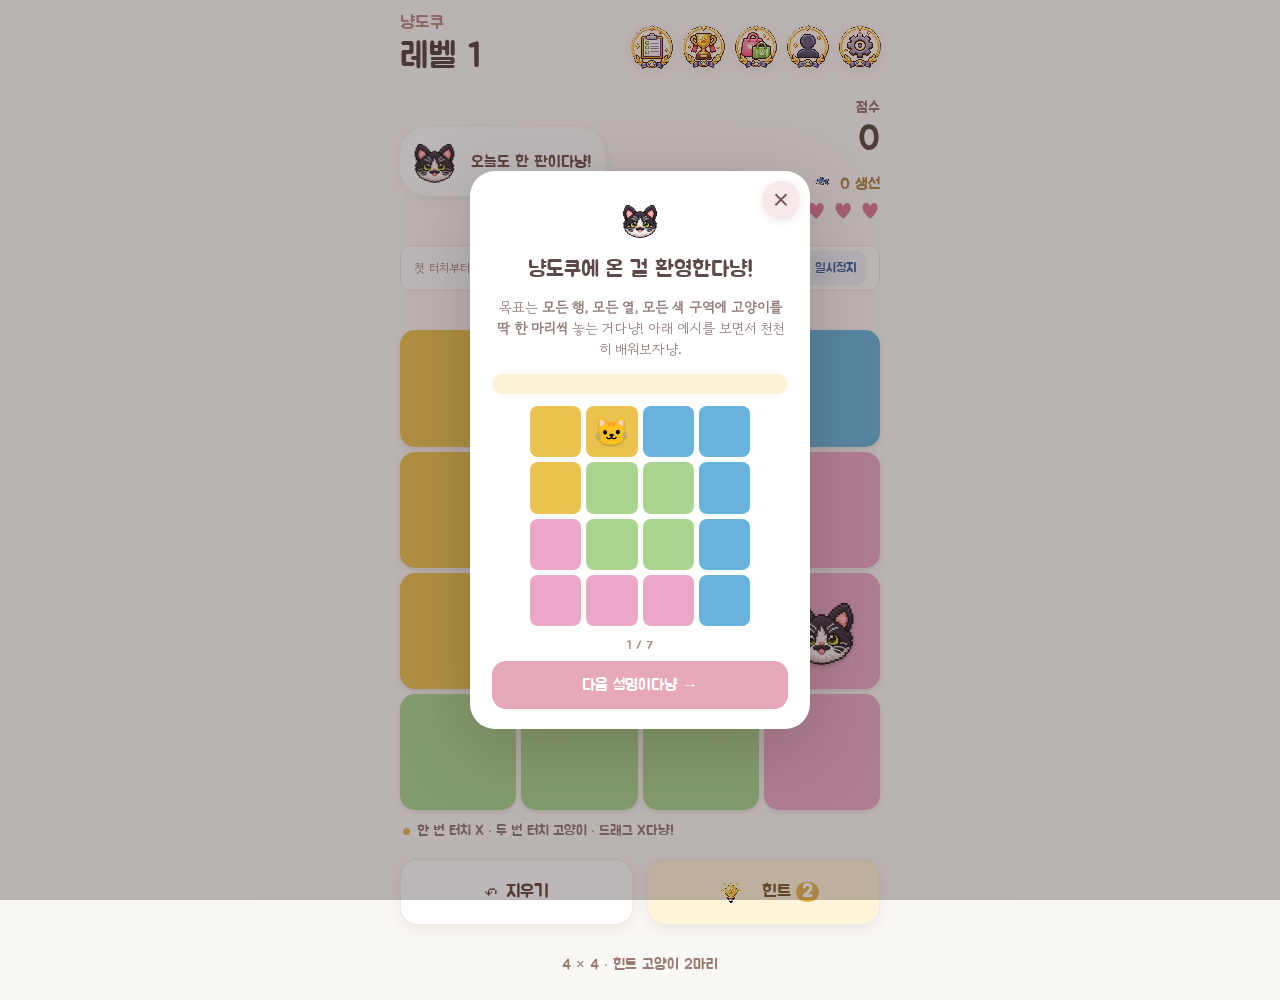
<file: app/src/main/assets/index.html>
<!doctype html>
<html lang="ko">
<head>
  <meta charset="utf-8"><meta name="viewport" content="width=device-width,initial-scale=1,maximum-scale=1,user-scalable=no,viewport-fit=cover">
  <meta name="theme-color" content="#faf6f1"><title>냥도쿠</title><link rel="stylesheet" href="style.css">
</head>
<body>
  <div id="studioSplash" class="studio-splash" aria-label="Jogic 게임 스튜디오 시작 화면"><div class="studio-wordmark" aria-hidden="true">Jogic</div></div>
  <main class="app">
    <header class="topbar">
      
      <div class="heading"><div class="eyebrow">냥도쿠</div><h1 id="screenHeading">레벨 1</h1></div>
      <button class="round mission-launch" id="missionBtn" aria-label="미션과 출석"><img class="ui-icon" src="Mission.png" alt=""></button>
      <button class="round daily-launch" id="dailyBtn" aria-label="데일리 챌린지"><img class="ui-icon" src="DailyChallenge.png" alt=""></button>
      <button class="round shop-launch" id="shopBtn" aria-label="상점"><img class="ui-icon" src="shop.png" alt=""></button>
      <button class="round profile-launch" id="profileBtn" aria-label="내 프로필"><img class="ui-icon" src="Profile.png" alt=""></button>
      <button class="round settings" id="settingsBtn" aria-label="설정"><img class="ui-icon" src="setting.png" alt=""></button>
    </header>
    <section class="progress"><div class="cat-chip"><img src="1_1.png" alt="냥도쿠 고양이"><span id="mood">오늘도 한 판이다냥!</span></div><div class="score"><span>점수</span><b id="score">0</b><span class="coin-count"><img class="fish-icon" src="Fish.png" alt=""> <b id="coins">0</b> 생선</span><div class="hearts" id="hearts" aria-label="실수 기회 3회">♥ ♥ ♥</div></div></section>
    
    <div class="run-timer" id="runTimer" aria-live="off"><span id="runTimerState">첫 터치부터 기록</span><strong id="runTimerValue">00:00</strong><button type="button" id="pauseBtn" class="pause-button" aria-label="게임 일시정지">Ⅱ 일시정지</button></div><div class="mode-switch"><button type="button" id="switchModeBtn">일반 레벨로 돌아가기</button></div>
    <section class="game-area">
      <div class="board-wrap"><div id="board" class="board" role="grid" aria-label="냥도쿠 퍼즐"></div></div>
      <div class="caption"><span class="dot"></span><span id="caption">빈칸은 한 번, 고양이는 빠르게 두 번 눌러 표시해</span></div>
    </section>
    <section class="actions">
      <button class="action" id="undoBtn"><span>↶</span><small>지우기</small></button>
      <button class="action hint" id="hintBtn"><span><img class="ui-icon" src="Hint.png" alt=""></span><small>힌트 <b id="hints">2</b></small></button>
      
    </section>
    <footer><span id="levelInfo">4 × 4 · 고양이 4마리</span></footer>
    <div class="gacha-cinematic hidden" id="gachaCinematic" role="dialog" aria-modal="true" aria-label="고양이 뽑기 결과">
      <div class="gacha-cinematic-glow"></div><div class="gacha-cinematic-sparks" aria-hidden="true"></div><div class="gacha-cinematic-flash" aria-hidden="true"></div>
      <div class="gacha-cinematic-content">
        <p id="gachaStageText" class="gacha-stage-text">새로운 냥이를 부르는 중...</p>
        <div class="gacha-capsule" id="gachaCapsule"><span>🐾</span></div>
        <div class="gacha-prize hidden" id="gachaPrize">
          <div class="gacha-prize-burst">✦ ✧ ✦</div>
          <img id="gachaPrizeImage" src="1_1.png" alt="뽑은 고양이">
          <div class="gacha-prize-rarity" id="gachaPrizeRarity"></div>
          <h2 id="gachaPrizeName"></h2>
          <p id="gachaPrizeMessage"></p>
        </div>
        <button type="button" class="gacha-cinematic-button" id="gachaCinematicButton">건너뛰기</button>
      </div>
    </div>
    <div class="modal hidden" id="settingsModal"><div class="dialog settings-dialog"><button type="button" class="modal-close" id="settingsClose" aria-label="설정 닫기">×</button><h2>⚙ 환경설정</h2><p class="settings-subtitle">플레이 스타일을 내 마음대로</p>
      <div class="settings-section">사운드 및 피드백</div>
      <label class="settings-row"><span>🔊 <b>효과음</b><small>X, 고양이, 클리어 소리</small></span><input type="checkbox" id="settingSound" checked></label>
      <label class="settings-volume"><span>효과음 크기</span><input type="range" id="settingVolume" min="0" max="100" step="5" value="65"><output id="settingVolumeValue">65%</output></label>
      <label class="settings-row"><span>📳 <b>진동</b><small>정답 배치 및 실수 피드백</small></span><input type="checkbox" id="settingVibration" checked></label>
      <label class="settings-row"><span>✨ <b>애니메이션</b><small>고양이, X, 클리어 연출</small></span><input type="checkbox" id="settingAnimation" checked></label>
      <div class="settings-section">게임 플레이</div>
      <label class="settings-row"><span>⏱ <b>타이머 표시</b><small>기록 측정은 계속 유지돼</small></span><input type="checkbox" id="settingTimer" checked></label>
      <label class="settings-row"><span>❗ <b>실수 즉시 알림</b><small>틀린 고양이 표시 및 안내</small></span><input type="checkbox" id="settingErrors" checked></label>
      <label class="settings-row"><span>🎨 <b>색약 친화 모드</b><small>색 구역에 숫자 기호 추가</small></span><input type="checkbox" id="settingAccessible"></label>
      <label class="settings-row"><span>🌙 <b>다크 모드</b><small>어두운 화면으로 변경</small></span><input type="checkbox" id="settingDark"></label>
      <div class="settings-section">게임 정보</div>
      <button type="button" id="settingsRules" class="settings-link">📖 게임 규칙 다시 보기 <span>›</span></button>
      <div class="settings-version">냥도쿠 v1.1.0 · 설정은 이 기기에 자동 저장</div>
    </div></div>
    <div class="modal hidden" id="pauseModal"><div class="dialog pause-dialog"><div class="pause-symbol">Ⅱ</div><h2>일시정지</h2><p>타이머와 퍼즐을 잠시 멈췄어.</p><strong id="pauseElapsed">00:00</strong><button type="button" id="resumeBtn">▶ 계속 플레이</button><button type="button" id="pauseSwitchBtn" class="pause-secondary">일반 레벨로 돌아가기</button></div></div>
    <div class="modal hidden" id="profileModal"><div class="dialog profile-dialog"><button type="button" class="modal-close" id="profileClose" aria-label="프로필 닫기">×</button><div class="profile-avatar"><img id="profileCatAvatar" src="1_1.png" alt="장착한 고양이"></div><h2>내 냥도쿠 기록</h2><p class="profile-subtitle">나만의 퍼즐 성장 기록</p><div id="profileStats" class="profile-stats"></div><div class="play-games-panel"><p id="playGamesStatus">Google Play 게임즈 연결 확인 중</p><div class="play-games-buttons"><button type="button" id="cloudSyncBtn">Google Play에 동기화</button><button type="button" id="leaderboardBtn">랭킹 보기</button></div></div><h3>퍼즐 크기별 최고 기록</h3><div id="profileRecords" class="profile-records"></div><p class="profile-note">시간제한 없음 · 힌트 사용 기록은 별도 집계 · 기록은 Google Play에 동기화할 수 있어</p></div></div>
    <div class="modal hidden" id="missionModal"><div class="dialog mission-dialog"><button type="button" class="modal-close" id="missionCloseX" aria-label="미션 닫기">×</button><h2>냥냥 미션</h2><p id="attendanceStatus">출석 확인 중이다냥!</p><button id="attendanceClaim">오늘의 출석 보상 받기</button><p id="missionStreak"></p><div class="mission-tabs"><button id="dailyMissionTab" class="active">일일 미션</button><button id="weeklyMissionTab">주간 미션</button></div><div id="missionList"></div></div></div>
    <div class="modal hidden" id="shopModal">
      <div class="dialog shop-dialog shop-v2">
        <header class="shop-head">
          <div><span class="shop-eyebrow">NYANGDOKU COLLECTION</span><h2>냥도쿠 상점</h2></div>
          <button type="button" class="modal-close" id="shopCloseX" aria-label="상점 닫기">×</button>
        </header>
        <div class="shop-wallet"><span>내 보유 생선</span><strong><img class="fish-icon" src="Fish.png" alt=""> <b id="shopCoins">0</b></strong></div>
        <nav class="shop-tabs" aria-label="상점 카테고리">
          <button type="button" class="active" id="shopTabCats" aria-selected="true">고양이</button>
          <button type="button" id="shopTabDex" aria-selected="false">도감</button>
          <button type="button" id="shopTabExtras" aria-selected="false">기타</button>
        </nav>
        <div class="shop-scroll">
          <section id="shopPanelCats" class="shop-panel">
            <div class="gacha-panel">
              <div class="gacha-title">🐾 냥이 랜덤 뽑기</div>
              <p class="gacha-desc">새로운 냥이를 만나보자! 보유 중인 냥이는 중복 보상으로 바뀌어.</p>
              <div id="gachaRates" class="gacha-rates"></div>
              <button type="button" id="gachaPullBtn" class="gacha-pull"><img class="fish-icon" src="Fish.png" alt=""> 200생선 · 1회 뽑기</button>
              <p class="gacha-footnote">중복 고양이는 40생선을 돌려받아. 기본 냥이는 뽑기에서 제외돼.</p>
              <div id="gachaResult" class="gacha-result hidden" aria-live="polite"></div>
            </div>
</section>
          <section id="shopPanelDex" class="shop-panel hidden">
            <div class="dex-overview"><h3>냥이 도감</h3><p>모은 냥이들을 등급별로 확인해 봐!</p><div class="dex-total" id="dexTotal"></div></div>
            <div class="dex-filters" id="dexFilters" role="group" aria-label="도감 등급 선택"></div>
            <div class="dex-section-heading" id="dexSectionHeading"></div>
            <div class="dex-grid" id="dexGrid"></div>
            <p class="dex-help">미획득 스킨은 실루엣으로 표시돼. 뽑기로 모아보자!</p>
          </section>
          <section id="shopPanelExtras" class="shop-panel hidden"><h3>편의 기능</h3><p class="shop-section-description">광고 및 구매 관리는 이곳에서 할 수 있어.</p><button id="rewardHintBtn">광고 보고 힌트 +2</button><button id="purchaseAdsBtn">광고 제거 영구 구매 · ₩3,900</button><button id="restoreAdsBtn">구매 복원</button><p class="shop-footnote">광고 제거 구매 시 한 판에 한 번 무료 힌트 2개를 받을 수 있어.</p></section>
        </div>
        <div class="shop-bottom"><button id="closeShopBtn">상점 닫기</button></div>
      </div>
    </div>
        <div class="toast" id="toast" role="status"></div>
    <div class="modal hidden" id="modal"><div class="dialog"><button type="button" class="modal-close" id="gameCloseX" aria-label="창 닫기">×</button><img id="gameModalCat" src="1_1.png" alt=""><h2 id="modalTitle">참 잘했다냥!</h2><p id="modalText"></p><p id="recordResult" class="record-result hidden"></p><div id="tutorialDemo" class="tutorial-demo hidden"></div><div id="tutorialCounter" class="tutorial-counter hidden"></div><button id="modalButton">계속하기</button></div></div>
  </main>
  <section class="daily-screen hidden" id="dailyScreen" aria-label="데일리 챌린지">
    <div class="daily-hero">
      <header class="daily-header"><button class="daily-icon" id="dailyBack" aria-label="게임으로 돌아가기">‹</button><h2>데일리 챌린지</h2><button class="daily-icon" id="dailyInfo" aria-label="챌린지 안내">ⓘ</button><button class="daily-icon cup-small" id="monthlyTrophyBtn" aria-label="월간 트로피 안내"><svg viewBox="0 0 48 48" aria-hidden="true"><path d="M14 7h20v9c0 8-4 13-10 14-6-1-10-6-10-14V7Zm0 4H6v5c0 7 4 11 11 12m17-17h8v5c0 7-4 11-11 12M24 30v7m-8 4h16m-20 0h24"/></svg></button></header>
      <div class="daily-summary">
        <div class="daily-month"><div id="dailyYear">2026</div><div class="month-line"><button id="prevMonth" aria-label="이전 달">‹</button><strong id="dailyMonthTitle">11월</strong><button id="nextMonth" aria-label="다음 달">›</button></div><div class="month-count"><span class="medal-icon" aria-hidden="true">★</span><span id="monthlyCount">0/30</span></div></div>
        <div class="trophy-display" aria-label="월간 트로피"><img class="trophy-image" src="Trophy.png" alt="월간 트로피"></div>
      </div>
      <div class="trophy-progress"><div class="progress-line"><div class="progress-fill" id="trophyFill"></div></div><div class="milestone bronze"><span><svg viewBox="0 0 48 48" aria-hidden="true"><path d="M13 7h22v9c0 9-5 15-11 15S13 25 13 16V7ZM13 11H6v5c0 7 4 11 12 12m17-17h7v5c0 7-4 11-12 12M24 31v7m-9 3h18M12 41h24"/></svg></span><b>10</b></div><div class="milestone silver"><span><svg viewBox="0 0 48 48" aria-hidden="true"><path d="M13 7h22v9c0 9-5 15-11 15S13 25 13 16V7ZM13 11H6v5c0 7 4 11 12 12m17-17h7v5c0 7-4 11-12 12M24 31v7m-9 3h18M12 41h24"/></svg></span><b>20</b></div><div class="milestone gold"><span><svg viewBox="0 0 48 48" aria-hidden="true"><path d="M13 7h22v9c0 9-5 15-11 15S13 25 13 16V7ZM13 11H6v5c0 7 4 11 12 12m17-17h7v5c0 7-4 11-12 12M24 31v7m-9 3h18M12 41h24"/></svg></span><b>30</b></div></div>
    </div>
    <div class="daily-calendar-wrap">
      <div class="weekdays"><span>일</span><span>월</span><span>화</span><span>수</span><span>목</span><span>금</span><span>토</span></div>
      <div class="calendar-grid" id="calendarGrid"></div>
      <div class="daily-start-panel"><div id="dailySelectedLabel">11/14/26</div><div class="daily-difficulty" id="dailyDifficulty">오늘의 난이도 · 새싹</div><button id="dailyContinue">계속하기</button></div>
    </div>
    <div class="daily-info-toast" id="dailyInfoToast"></div>
  </section>
  <script src="game.js"></script>
</body>
</html>
</file>
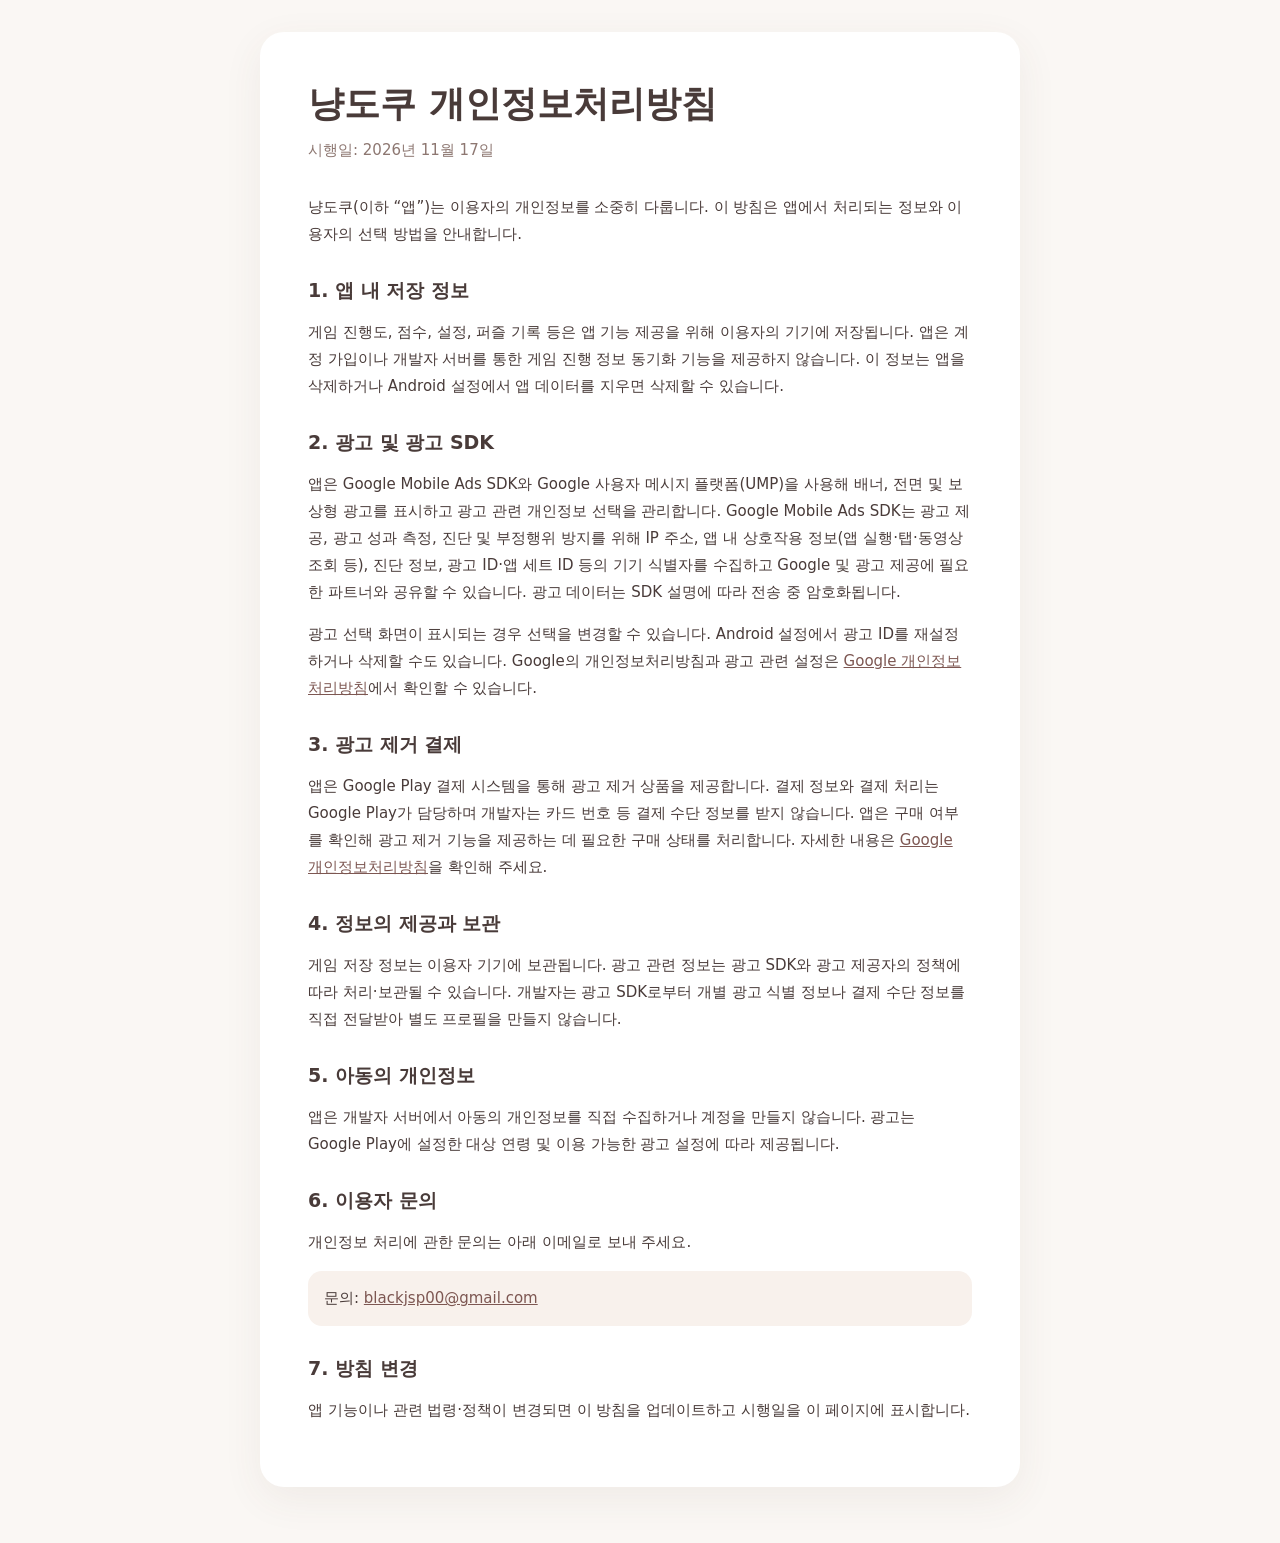
<file: docs/privacy-policy.html>
<!doctype html>
<html lang="ko">
<head>
  <meta charset="utf-8">
  <meta name="viewport" content="width=device-width, initial-scale=1">
  <meta name="color-scheme" content="light">
  <title>냥도쿠 개인정보처리방침</title>
  <style>
    :root{font-family:system-ui,-apple-system,"Noto Sans KR",sans-serif;color:#493b39;background:#faf7f4}
    *{box-sizing:border-box}
    body{margin:0;padding:32px 18px 56px}
    main{max-width:760px;margin:0 auto;background:#fff;border-radius:24px;padding:clamp(24px,6vw,48px);box-shadow:0 12px 40px #64483b12}
    h1{font-size:clamp(26px,6vw,36px);margin:0 0 8px}
    .date{color:#8d7771;margin:0 0 30px}
    h2{font-size:19px;margin:30px 0 10px}
    p,li{font-size:15px;line-height:1.8}
    a{color:#7d5752;overflow-wrap:anywhere}
    .note{padding:14px 16px;background:#f8f1ec;border-radius:14px}
  </style>
</head>
<body>
<main>
  <h1>냥도쿠 개인정보처리방침</h1>
  <p class="date">시행일: 2026년 11월 17일</p>
  <p>냥도쿠(이하 “앱”)는 이용자의 개인정보를 소중히 다룹니다. 이 방침은 앱에서 처리되는 정보와 이용자의 선택 방법을 안내합니다.</p>

  <h2>1. 앱 내 저장 정보</h2>
  <p>게임 진행도, 점수, 설정, 퍼즐 기록 등은 앱 기능 제공을 위해 이용자의 기기에 저장됩니다. 앱은 계정 가입이나 개발자 서버를 통한 게임 진행 정보 동기화 기능을 제공하지 않습니다. 이 정보는 앱을 삭제하거나 Android 설정에서 앱 데이터를 지우면 삭제할 수 있습니다.</p>

  <h2>2. 광고 및 광고 SDK</h2>
  <p>앱은 Google Mobile Ads SDK와 Google 사용자 메시지 플랫폼(UMP)을 사용해 배너, 전면 및 보상형 광고를 표시하고 광고 관련 개인정보 선택을 관리합니다. Google Mobile Ads SDK는 광고 제공, 광고 성과 측정, 진단 및 부정행위 방지를 위해 IP 주소, 앱 내 상호작용 정보(앱 실행·탭·동영상 조회 등), 진단 정보, 광고 ID·앱 세트 ID 등의 기기 식별자를 수집하고 Google 및 광고 제공에 필요한 파트너와 공유할 수 있습니다. 광고 데이터는 SDK 설명에 따라 전송 중 암호화됩니다.</p>
  <p>광고 선택 화면이 표시되는 경우 선택을 변경할 수 있습니다. Android 설정에서 광고 ID를 재설정하거나 삭제할 수도 있습니다. Google의 개인정보처리방침과 광고 관련 설정은 <a href="https://policies.google.com/privacy">Google 개인정보처리방침</a>에서 확인할 수 있습니다.</p>

  <h2>3. 광고 제거 결제</h2>
  <p>앱은 Google Play 결제 시스템을 통해 광고 제거 상품을 제공합니다. 결제 정보와 결제 처리는 Google Play가 담당하며 개발자는 카드 번호 등 결제 수단 정보를 받지 않습니다. 앱은 구매 여부를 확인해 광고 제거 기능을 제공하는 데 필요한 구매 상태를 처리합니다. 자세한 내용은 <a href="https://policies.google.com/privacy">Google 개인정보처리방침</a>을 확인해 주세요.</p>

  <h2>4. 정보의 제공과 보관</h2>
  <p>게임 저장 정보는 이용자 기기에 보관됩니다. 광고 관련 정보는 광고 SDK와 광고 제공자의 정책에 따라 처리·보관될 수 있습니다. 개발자는 광고 SDK로부터 개별 광고 식별 정보나 결제 수단 정보를 직접 전달받아 별도 프로필을 만들지 않습니다.</p>

  <h2>5. 아동의 개인정보</h2>
  <p>앱은 개발자 서버에서 아동의 개인정보를 직접 수집하거나 계정을 만들지 않습니다. 광고는 Google Play에 설정한 대상 연령 및 이용 가능한 광고 설정에 따라 제공됩니다.</p>

  <h2>6. 이용자 문의</h2>
  <p>개인정보 처리에 관한 문의는 아래 이메일로 보내 주세요.</p>
  <p class="note">문의: <a href="mailto:blackjsp00@gmail.com">blackjsp00@gmail.com</a></p>

  <h2>7. 방침 변경</h2>
  <p>앱 기능이나 관련 법령·정책이 변경되면 이 방침을 업데이트하고 시행일을 이 페이지에 표시합니다.</p>
</main>
</body>
</html>
</file>
<file: app/src/main/assets/style.css>
@import url('https://fonts.googleapis.com/css2?family=Gowun+Dodum&family=Jua&display=swap');
:root{--bg:#faf6f1;--ink:#5d4947;--muted:#9b7773;--paper:#fff;--line:#eee4dc;--accent:#e9a8bd;--shadow:0 8px 25px #72544a15;--safe-top:env(safe-area-inset-top,0px);--safe-bottom:env(safe-area-inset-bottom,0px)}
*{box-sizing:border-box;-webkit-tap-highlight-color:transparent}body{margin:0;background:var(--bg);color:var(--ink);font-family:'Gowun Dodum',system-ui,sans-serif;min-height:100dvh;user-select:none}.app{width:min(100%,520px);min-height:100dvh;margin:auto;padding:calc(12px + var(--safe-top)) 20px calc(16px + var(--safe-bottom));display:flex;flex-direction:column;gap:16px}.topbar{display:grid;grid-template-columns:48px 1fr 48px;align-items:center}.round{width:46px;height:46px;border:0;border-radius:50%;background:#fff;color:var(--muted);box-shadow:var(--shadow);font-size:29px;line-height:1}.back{font-family:Arial;font-weight:300}.settings{font-size:21px}.heading{text-align:center}.eyebrow{font:14px Jua,sans-serif;color:#bd8d89;letter-spacing:.13em}h1{font:25px Jua,sans-serif;margin:0}.progress{display:flex;justify-content:space-between;align-items:center;min-height:51px}.cat-chip{background:#fff;border-radius:30px;padding:5px 13px 5px 7px;display:flex;align-items:center;gap:8px;color:#936e6d;font-size:13px}.cat-chip img{width:36px;height:36px;object-fit:contain;border-radius:50%}.score{text-align:right;color:#a27c76;font-size:12px}.score b{display:block;font:21px Jua,sans-serif;color:var(--ink)}.hearts{font:13px Jua,sans-serif;letter-spacing:1px;color:#df7886;white-space:nowrap}.rules{display:grid;grid-template-columns:repeat(4,1fr);gap:6px;padding:10px 8px;background:#fff;border-radius:17px;box-shadow:var(--shadow)}.rules div{display:flex;align-items:center;justify-content:center;gap:5px;min-width:0}.rules b{width:19px;height:19px;flex:none;border-radius:7px;background:#f4e2d8;color:#b67c72;text-align:center;line-height:19px;font:12px Jua,sans-serif}.rules span{font-size:9px;line-height:1.2;color:#826b67}.game-area{flex:1;display:flex;flex-direction:column;justify-content:center;min-height:230px}.board-wrap{padding:9px;background:#fff;border-radius:20px;box-shadow:var(--shadow)}.board{display:grid;gap:5px;aspect-ratio:1 / 1;width:100%;height:auto;min-height:0;touch-action:none}.cell{position:relative;border:0;border-radius:9px;min-width:0;min-height:0;aspect-ratio:1 / 1;display:grid;place-items:center;overflow:hidden;transition:transform .1s,filter .15s;touch-action:none}.cell:active{filter:brightness(.96)}.cell.region-0{background:#eac24f}.cell.region-1{background:#67b3db}.cell.region-2{background:#a9d48e}.cell.region-3{background:#eaa7c6}.cell.region-4{background:#b4a6df}.cell.region-5{background:#ef9b78}.cell.region-6{background:#75c7b5}.cell.region-7{background:#d9a77b}.cell.region-8{background:#c5b49f}.cell .cross{font:700 clamp(30px,10vw,56px)/1 Arial,sans-serif;color:#fff;opacity:.98;text-shadow:0 2px 2px #00000012}.cell img{width:91%;height:91%;object-fit:contain;filter:drop-shadow(0 2px 2px #46332b50);pointer-events:none}.cell.error{box-shadow:inset 0 0 0 4px #e36b68}.cell.good{animation:pop .35s}.cell.locked{cursor:default}.caption{padding:10px 5px 0;display:flex;align-items:center;gap:7px;font-size:11px;color:#a3827c}.dot{width:7px;height:7px;background:#e9b24c;border-radius:50%}.actions{display:grid;grid-template-columns:repeat(3,1fr);gap:12px}.action{border:0;background:#fff;border-radius:16px;min-height:63px;box-shadow:var(--shadow);display:flex;align-items:center;justify-content:center;gap:9px;color:#94726c}.action>span{font-size:23px}.action small{font:12px Jua,sans-serif}.action.hint{background:#fff7d7;color:#a77a36}.action.hint small b{background:#e4b24d;border-radius:10px;padding:1px 6px;color:#fff}footer{display:flex;align-items:center;justify-content:space-between;color:#a3827c;font-size:11px;min-height:40px}.next{border:0;border-radius:14px;padding:12px 16px;background:#d9a8ae;color:#fff;font:14px Jua,sans-serif;box-shadow:var(--shadow)}.next:disabled{background:#e8ddd7;color:#b5a6a0}.next span{padding-left:8px;font-size:18px}.toast{position:fixed;left:50%;bottom:calc(94px + var(--safe-bottom));transform:translate(-50%,14px);padding:10px 16px;background:#5e4b48;color:white;border-radius:22px;font-size:13px;opacity:0;pointer-events:none;transition:.2s;white-space:nowrap;z-index:5}.toast.show{opacity:1;transform:translate(-50%,0)}.modal{position:fixed;inset:0;display:grid;place-items:center;padding:22px;background:#3a2c2c55;z-index:10}.modal.hidden{display:none}.dialog{width:min(100%,340px);padding:24px 22px 20px;border-radius:25px;background:#fff;text-align:center;box-shadow:0 18px 70px #36262740}.dialog img{width:86px;height:86px;object-fit:contain}.dialog h2{font:22px Jua,sans-serif;margin:5px 0}.dialog p{font-size:14px;color:#927a76;line-height:1.5}.dialog button{width:100%;border:0;border-radius:14px;padding:14px;background:#e7a9b9;color:#fff;font:16px Jua,sans-serif}@keyframes pop{50%{transform:scale(1.08)}}@keyframes shake{25%{transform:translateX(-4px)}75%{transform:translateX(4px)}}
.topbar{grid-template-columns:48px 1fr 44px 48px;gap:4px}.daily-launch{font-size:19px}.daily-screen{position:fixed;inset:0;z-index:20;display:flex;flex-direction:column;background:#fff;color:#303846;padding-top:env(safe-area-inset-top,0px);padding-bottom:env(safe-area-inset-bottom,0px);overflow:hidden;font-family:'Gowun Dodum',system-ui,sans-serif}.daily-screen.hidden{display:none}.daily-hero{position:relative;flex:0 0 39%;min-height:285px;max-height:390px;padding:18px 24px 30px;color:#fff;background:linear-gradient(145deg,#5277aa 0%,#287faf 55%,#20adc0 100%)}.daily-header{height:48px;display:flex;align-items:center;gap:8px}.daily-header h2{font:20px Jua,sans-serif;margin:0;flex:1}.daily-icon{border:0;background:transparent;color:#fff;font:32px/1 Arial,sans-serif;width:38px;height:42px;padding:0}.cup-small{font-size:29px}.daily-summary{height:calc(100% - 105px);display:flex;align-items:center;justify-content:space-between;padding:12px 14px 0}.daily-month{font-size:14px;line-height:1.35;min-width:120px}.daily-month>div:first-child{font-size:12px;opacity:.78}.month-line{display:flex;align-items:center;gap:10px;margin-top:4px}.month-line strong{font:22px Jua,sans-serif}.month-line button{border:0;background:none;color:#ffffffaa;font:32px/1 Arial,sans-serif;padding:0;width:18px}.month-count{display:inline-block;margin-top:14px;border-radius:22px;padding:3px 11px;background:#ffffff33;font:14px Jua,sans-serif}.trophy-display{width:45%;text-align:center;font-size:clamp(92px,27vw,148px);line-height:1;filter:drop-shadow(0 8px 4px #163f5d55)}.trophy-progress{position:absolute;left:5%;right:5%;bottom:20px;height:26px;display:flex;justify-content:space-between;align-items:center}.progress-line{position:absolute;left:4px;right:4px;top:11px;height:8px;border-radius:10px;background:#174a70aa}.milestone{z-index:1;display:flex;flex-direction:column;align-items:center;gap:0;font:12px Jua,sans-serif}.milestone span{font-size:20px;line-height:16px;filter:grayscale(1)}.milestone b{background:#fff;color:#243e52;border-radius:9px;padding:0 5px;font-size:11px}.milestone.bronze span{filter:sepia(1) saturate(2) hue-rotate(330deg)}.milestone.silver span{filter:grayscale(1)}.milestone.gold span{filter:sepia(1) saturate(2) hue-rotate(2deg)}.daily-calendar-wrap{position:relative;z-index:1;margin-top:-22px;border-radius:25px 25px 0 0;background:#fff;flex:1;min-height:0;padding:24px 20px calc(16px + env(safe-area-inset-bottom,0px));display:flex;flex-direction:column;box-shadow:0 -5px 24px #263a5214}.weekdays,.calendar-grid{display:grid;grid-template-columns:repeat(7,minmax(0,1fr));text-align:center}.weekdays{color:#a9adb6;font-size:12px;height:30px;align-items:center}.calendar-grid{grid-template-rows:repeat(6,minmax(36px,1fr));flex:1;min-height:230px}.calendar-blank{min-width:0}.calendar-day{position:relative;justify-self:center;align-self:center;width:min(42px,10vw);height:min(42px,10vw);max-width:44px;max-height:44px;border:0;border-radius:50%;background:transparent;color:#373b43;font:15px Jua,sans-serif}.calendar-day.selected{background:#2563d9;color:#fff}.calendar-day.completed:not(.selected)::after{content:'•';position:absolute;bottom:-3px;left:50%;transform:translateX(-50%);color:#e8b642;font-size:16px}.calendar-day.future{color:#d7d9dd}.calendar-day:disabled{cursor:default}.daily-start-panel{margin-top:10px;border-radius:19px;background:#f5f6fa;padding:13px 14px 15px;text-align:center;color:#a4a8b1;font:14px Jua,sans-serif}.daily-difficulty{margin-top:3px;font:11px 'Gowun Dodum',sans-serif;color:#9298a4}.daily-start-panel button{width:100%;margin-top:12px;border:0;border-radius:14px;background:#2462da;color:#fff;padding:13px;font:18px Jua,sans-serif;box-shadow:0 5px 12px #2462da33}.daily-start-panel button:disabled{background:#d3d7df;box-shadow:none}.daily-info-toast{position:fixed;left:50%;bottom:calc(24px + env(safe-area-inset-bottom,0px));z-index:23;transform:translate(-50%,15px);opacity:0;pointer-events:none;background:#26394d;color:white;border-radius:15px;padding:10px 14px;font-size:12px;white-space:nowrap;transition:.2s}.daily-info-toast.show{opacity:1;transform:translate(-50%,0)}
.progress-fill{height:100%;width:0;border-radius:inherit;background:linear-gradient(90deg,#f3bd5d,#ffe19a);transition:width .25s}.milestone:not(.earned){opacity:.58}.milestone.earned{transform:translateY(-2px)}.month-line button:disabled{opacity:.25}
.daily-hero{flex-basis:37%;min-height:290px;background:linear-gradient(148deg,#527baa 0%,#317fa8 56%,#21a5b4 100%)}.daily-header{gap:10px}.daily-icon{display:grid;place-items:center}.daily-icon svg{width:34px;height:34px;fill:none;stroke:#fff;stroke-width:2.5;stroke-linecap:round;stroke-linejoin:round}.cup-small svg{width:31px;height:31px}.daily-summary{padding-top:4px}.trophy-display{width:45%;display:grid;place-items:center;filter:drop-shadow(0 8px 5px #143b5550)}.trophy-display svg{width:min(100%,166px);height:auto;overflow:visible}.cup-handles,.cup-stem{fill:none;stroke:#d99532;stroke-width:7;stroke-linecap:round;stroke-linejoin:round}.cup-body{fill:url(#cupGold);stroke:#ffd76e;stroke-width:3;stroke-linejoin:round}.cup-shine{fill:none;stroke:#fff3bc;stroke-width:5;stroke-linecap:round;opacity:.78}.cup-base{fill:url(#cupBase);stroke:#edb34b;stroke-width:2;stroke-linejoin:round}.cup-star{fill:#fff1b5;stroke:#d99532;stroke-width:2;stroke-linejoin:round}.month-count{display:flex;align-items:center;gap:6px}.medal-icon{width:17px;height:17px;display:grid;place-items:center;border-radius:50%;background:linear-gradient(135deg,#ffe695,#e99f2c);color:#fff;font:11px Jua,sans-serif;box-shadow:0 1px 3px #61482940}.trophy-progress{bottom:40px;height:30px}.progress-line{top:10px}.milestone{min-width:28px}.milestone span{width:22px;height:20px;display:grid;place-items:center}.milestone svg{width:20px;height:20px;fill:#fff;stroke:#fff;stroke-width:2.4;stroke-linecap:round;stroke-linejoin:round;filter:drop-shadow(0 1px 1px #26384b70)}.milestone.bronze svg{fill:#e8a77b;stroke:#ffe1c5}.milestone.silver svg{fill:#b8d1de;stroke:#f5ffff}.milestone.gold svg{fill:#f4ce67;stroke:#fff2b5}.daily-calendar-wrap{margin-top:-12px}.calendar-day{font-size:15px}.daily-start-panel{padding-top:14px}.confetti-layer{position:fixed;inset:0;overflow:hidden;pointer-events:none;z-index:11}.confetti-layer i{position:absolute;left:var(--x);top:-18px;width:9px;height:14px;border-radius:2px;background:var(--piece-color);animation:confetti-fall var(--duration) var(--delay) ease-in forwards;box-shadow:0 2px 3px #00000018}.celebration-modal .dialog img{animation:cat-celebrate .72s cubic-bezier(.2,.8,.3,1.4)}.celebration-modal .dialog h2{animation:title-celebrate .5s ease-out}.cell.celebrate-cat{animation:cell-celebrate .62s var(--celebrate-delay,0ms) cubic-bezier(.2,.8,.3,1.4) both}.next:not(:disabled){animation:next-ready .45s ease-out}.dialog{position:relative}.celebration-modal .dialog{box-shadow:0 18px 70px #36262740,0 0 0 5px #f4d36a55}@keyframes confetti-fall{0%{transform:translate3d(0,-10px,0) rotate(0);opacity:0}10%{opacity:1}100%{transform:translate3d(18px,110vh,0) rotate(var(--spin));opacity:.82}}@keyframes cat-celebrate{0%{transform:scale(.55) rotate(-12deg)}65%{transform:scale(1.16) rotate(5deg)}100%{transform:scale(1) rotate(0)}}@keyframes title-celebrate{0%{transform:translateY(9px);opacity:.5}100%{transform:translateY(0);opacity:1}}@keyframes cell-celebrate{0%{transform:scale(.82)}65%{transform:scale(1.13)}100%{transform:scale(1)}}@keyframes next-ready{0%{transform:scale(.92)}70%{transform:scale(1.06)}100%{transform:scale(1)}}@media(prefers-reduced-motion:reduce){*,*::before,*::after{animation-duration:.01ms!important;animation-iteration-count:1!important;scroll-behavior:auto!important}}

/* Shop */
.topbar{grid-template-columns:44px 1fr 42px 42px 44px;gap:3px}.shop-launch{font-size:19px;width:42px;height:42px}.shop-dialog{max-height:85vh;overflow-y:auto}.shop-dialog button{margin-top:9px}.shop-dialog #restoreAdsBtn,.shop-dialog #closeShopBtn{background:#f5eee8;color:#826b67}.shop-dialog #rewardHintBtn{background:#e5b653;color:#fff}

.topbar{grid-template-columns:minmax(0,1fr) 42px 42px 44px;gap:5px}.heading{text-align:left;padding-left:6px}.actions{grid-template-columns:repeat(2,minmax(0,1fr))}footer{justify-content:center;text-align:center}.coin-count{display:block;margin-top:3px;color:#b78b43;font:12px Jua,sans-serif}.coin-count b{display:inline;font:13px Jua,sans-serif;color:#9b722c}.cat-shop-section{border-top:1px solid #eee4dc;margin-top:16px;padding-top:12px}.cat-shop-section h3{font:17px Jua,sans-serif;margin:3px 0}.cat-shop-section p{font-size:12px}.cat-slots{display:grid;grid-template-columns:repeat(3,1fr);gap:8px;margin:12px 0}.cat-slot{aspect-ratio:1;border:2px dashed #e9d9d0;border-radius:14px;background:#faf6f1;color:#baa9a1;display:grid;place-items:center;font:12px Jua,sans-serif}

/* Collectible cat shop */
.cat-slots{display:grid;grid-template-columns:repeat(2,minmax(0,1fr));gap:10px;margin:12px 0}.cat-product{min-width:0;border:1px solid #eee2d9;background:#fffaf6;border-radius:15px;padding:10px 7px;display:flex;flex-direction:column;align-items:center;gap:5px}.cat-product.equipped{border:2px solid #e7a9b9}.cat-product img{width:100%;height:84px;object-fit:contain}.cat-product strong{font:14px Jua,sans-serif}.cat-product span{font:12px Jua,sans-serif;color:#ad8354}.shop-dialog .cat-product button{margin:4px 0 0;padding:9px 4px;font-size:12px}.shop-dialog .cat-product button:disabled{opacity:.6}.tutorial-demo{display:grid;grid-template-columns:repeat(4,1fr);gap:5px;width:min(100%,220px);margin:12px auto}.tutorial-demo.hidden,.tutorial-counter.hidden{display:none}.demo-cell{aspect-ratio:1;border-radius:8px;display:grid;place-items:center;font:28px Arial,sans-serif;color:#fff;text-shadow:0 1px 2px #0004}.demo-cell.region-0{background:#eac24f}.demo-cell.region-1{background:#67b3db}.demo-cell.region-2{background:#a9d48e}.demo-cell.region-3{background:#eaa7c6}.demo-cell.candidate{outline:3px solid #e48a43;animation:pop 1s infinite}.tutorial-counter{font:12px Jua,sans-serif;color:#a78a84;margin:8px}.dialog:has(.tutorial-demo:not(.hidden)){max-height:88vh;overflow-y:auto}.dialog:has(.tutorial-demo:not(.hidden))>img{width:50px;height:50px}

/* Always-visible dialog close buttons */
.modal-close,.dialog .modal-close,.shop-dialog .modal-close{position:sticky;top:0;float:right;z-index:3;display:grid;place-items:center;width:38px;height:38px;min-width:38px;margin:-8px -7px 0 0;padding:0;border:0;border-radius:50%;background:#f7e9e9;color:#76575b;font:28px/1 Arial,sans-serif;box-shadow:0 2px 8px #4b30301a;cursor:pointer}.shop-dialog .modal-close{position:sticky;top:0;margin-top:-8px;margin-right:-7px}.dialog:not(.shop-dialog) .modal-close{position:absolute;right:10px;top:10px;margin:0}.shop-dialog{scrollbar-gutter:stable}.shop-dialog>.modal-close{position:sticky;top:0}

/* Mission / attendance and feedback */
.topbar{grid-template-columns:minmax(0,1fr) 40px 40px 40px 42px;gap:4px}.mission-launch{width:40px;height:40px;font-size:19px}.mission-dialog{max-height:84vh;overflow-y:auto}.mission-dialog .modal-close{position:sticky;top:0;float:right;width:36px;height:36px;padding:0;margin:-8px -7px 0 0;background:#f7e9e9;color:#76575b}.mission-dialog #attendanceClaim{background:#f0bc62;color:#674929}.mission-dialog #attendanceClaim:disabled{background:#f5eee8;color:#ab9891}.mission-tabs{display:grid;grid-template-columns:1fr 1fr;gap:8px;margin:15px 0}.mission-dialog .mission-tabs button{background:#f6eee9;color:#94736e;font-size:13px;padding:10px 4px}.mission-dialog .mission-tabs button.active{background:#e7a9b9;color:#fff}.mission-item{display:flex;align-items:center;justify-content:space-between;gap:10px;text-align:left;border:1px solid #f0e6df;padding:10px;border-radius:12px;margin:8px 0}.mission-item strong{font:14px Jua,sans-serif;display:block}.mission-item small{font-size:11px;color:#a88779;display:block;margin-top:4px}.mission-dialog .mission-item button{width:92px;flex:none;font-size:12px;padding:10px 5px}.mission-item button:disabled{background:#f1eae6;color:#b1a09b}.cell.hint-glow{animation:hint-pulse .7s 2;z-index:1}.cell.mistake-flash{animation:mistake-shake .35s 2;box-shadow:inset 0 0 0 4px #e46c6c}.heart-pulse{animation:heart-bounce .35s}.reward-pop .dialog{animation:reward-bounce .7s cubic-bezier(.2,.8,.2,1.2)}@keyframes hint-pulse{50%{filter:brightness(1.25);box-shadow:0 0 0 5px #f7da72}}@keyframes mistake-shake{25%{transform:translateX(-4px)}75%{transform:translateX(4px)}}@keyframes heart-bounce{50%{transform:scale(1.16)}}@keyframes reward-bounce{0%{transform:scale(.8);opacity:.3}65%{transform:scale(1.06)}100%{transform:scale(1);opacity:1}}

/* Shop v2: fixed header, tabs and footer, scrollable product area */
.shop-v2{width:min(100%,440px);max-height:min(88dvh,760px);padding:0;display:flex;flex-direction:column;overflow:hidden;text-align:left;scrollbar-gutter:auto}
.shop-v2 .shop-head{flex:none;display:flex;align-items:center;justify-content:space-between;gap:12px;padding:18px 18px 10px}
.shop-v2 .shop-head h2{margin:3px 0 0;font:23px Jua,sans-serif}
.shop-eyebrow{font:10px Jua,sans-serif;letter-spacing:.12em;color:#c39b9b}
.shop-v2 .shop-head .modal-close{position:static;float:none;flex:none;margin:0;width:38px;height:38px;padding:0;background:#f7e9e9;color:#76575b}
.shop-wallet{flex:none;display:flex;align-items:center;justify-content:space-between;margin:0 16px 12px;padding:12px 15px;background:#fff5dc;border:1px solid #f7e5bc;border-radius:15px;color:#a3835c;font:13px Jua,sans-serif}
.shop-wallet strong{color:#795a30;font:19px Jua,sans-serif}.shop-wallet b{font:inherit}
.shop-tabs{flex:none;display:grid;grid-template-columns:repeat(4,minmax(0,1fr));gap:5px;padding:0 15px 12px;border-bottom:1px solid #f0e8e3}
.shop-v2 .shop-tabs button{width:100%;min-width:0;margin:0;padding:11px 1px;border-radius:12px;background:#f6f0ec;color:#9d8580;font:12px Jua,sans-serif}
.shop-v2 .shop-tabs button.active{background:#e8a9bc;color:#fff}
.shop-scroll{flex:1;min-height:0;overflow-y:auto;overscroll-behavior:contain;padding:14px 16px 18px}
.shop-panel.hidden{display:none}.shop-section-description{font-size:12px;color:#9b817a;margin:0 0 12px}
.shop-v2 .cat-slots{grid-template-columns:repeat(2,minmax(0,1fr));margin:0}
.shop-v2 .cat-product{background:#fffaf6}
.shop-v2 .cat-product img{height:78px}
.shop-v2 .shop-bottom{flex:none;border-top:1px solid #f0e8e3;padding:10px 16px calc(12px + env(safe-area-inset-bottom,0px));background:#fff}
.shop-v2 .shop-bottom button{margin:0;padding:12px;background:#f5eee8;color:#826b67}
.shop-v2 #shopPanelExtras button{margin:8px 0 0}.shop-v2 #rewardHintBtn{background:#e5b653;color:#fff}
.shop-v2 #restoreAdsBtn{background:#f5eee8;color:#826b67}
.shop-footnote{font-size:11px;color:#a08a83;line-height:1.5}
.shop-coming{text-align:center;padding:35px 14px 50px;background:#fffaf6;border:1px dashed #ead8ce;border-radius:18px}
.shop-coming>span{display:grid;place-items:center;margin:0 auto 12px;width:64px;height:64px;border-radius:18px;background:#f6e5ed;color:#c78da2;font:38px Jua,sans-serif}
.shop-coming h3{font:19px Jua,sans-serif;margin:6px 0}
.shop-coming p{font-size:13px;line-height:1.6;color:#927a76}
.shop-coming small{font-size:11px;color:#b5a29b}
@media(max-width:360px){.shop-v2 .shop-tabs button{font-size:11px}.shop-v2 .shop-head{padding:14px 14px 8px}.shop-scroll{padding:12px}}

/* Custom background and X mark shop */
body.has-custom-bg{background-image:linear-gradient(#fff9,#fff9),var(--custom-game-bg);background-size:cover;background-position:center;background-attachment:fixed}body.has-custom-bg .app{background:transparent}body.has-custom-bg .game-area{border-radius:20px}body.has-custom-bg .board-wrap{background:#fffef9ed}body.has-custom-bg .caption{background:#fffdf0dc;border-radius:12px;padding:8px 10px}body.has-custom-bg footer{background:#fffdf0db;border-radius:12px;padding:7px}body.has-custom-bg .heading{background:#fffdf0bd;border-radius:12px;padding:4px}body.has-custom-bg .progress{background:#fffdf0a8;border-radius:15px;padding:5px}
.cosmetic-grid{display:grid;grid-template-columns:repeat(2,minmax(0,1fr));gap:10px}.cosmetic-card{display:flex;flex-direction:column;align-items:center;gap:7px;min-width:0;padding:10px 8px;border:1px solid #efe4dc;border-radius:14px;background:#fffaf7;text-align:center}.cosmetic-card.equipped{border:2px solid #e9a8bd}.cosmetic-card strong{font:13px Jua,sans-serif}.cosmetic-card small{font-size:11px;color:#9c8178}.cosmetic-card button{width:100%;margin:0;padding:9px 4px;font:12px Jua,sans-serif}.cosmetic-card button:disabled{background:#eee4e5;color:#9e8588}.cosmetic-preview{width:100%;height:106px;display:grid;place-items:center;overflow:hidden;border-radius:11px;background:#f1e9e8;color:#c69ba8;font:30px Jua,sans-serif}.cosmetic-preview img{display:block;max-width:100%;max-height:100%;object-fit:contain}.background-preview img{width:100%;height:100%;object-fit:cover}.mark-preview{background:#8dc5d0}.mark-preview img{width:72px;height:72px;object-fit:contain}.cell .mark-skin{width:54%;height:54%;object-fit:contain;pointer-events:none;user-select:none}.cell .cross{pointer-events:none}@media(max-width:360px){.cosmetic-preview{height:85px}.mark-preview img{width:58px;height:58px}}

/* 0.9.4: clean immersive HUD, actual uploaded icon art */
.app{gap:clamp(12px,2.1vh,20px)}
.app>.topbar{grid-template-columns:minmax(90px,1fr) repeat(4,minmax(39px,52px));gap:clamp(3px,1.2vw,8px);align-items:center}
.app .heading{text-align:left;background:transparent!important;padding:0!important}
.app .eyebrow{font:clamp(16px,4vw,21px) Jua,sans-serif;color:#fff8e7;-webkit-text-stroke:.75px #5a352c;text-shadow:0 2px 2px #30202a,0 3px 5px #0008;letter-spacing:0}
.app #screenHeading{font:clamp(26px,6.2vw,35px) Jua,sans-serif;color:#fff9ec;-webkit-text-stroke:1px #59342a;text-shadow:0 2px 0 #59342a,0 4px 6px #0009}
.app .round{display:grid;place-items:center;width:100%;height:auto;aspect-ratio:1;border:0;border-radius:0;background:transparent;box-shadow:none;padding:0;overflow:visible;touch-action:manipulation}
.app .round .hud-menu-icon{width:100%;height:100%;display:block;object-fit:contain;filter:drop-shadow(0 3px 3px #0006);pointer-events:none}
.app .round:active{transform:scale(.92)}
.app>.progress{min-height:72px;padding:0!important;background:transparent!important;align-items:center;gap:8px}
.app .cat-chip{min-width:0;max-width:68%;padding:5px 7px 5px 0;border:0;background:transparent!important;border-radius:0;box-shadow:none;gap:7px}
.app .cat-chip img{flex:none;width:clamp(43px,11vw,59px);height:clamp(43px,11vw,59px);object-fit:contain;filter:drop-shadow(0 3px 3px #0007)}
.app .cat-chip span{font:clamp(13px,3.4vw,18px) Jua,sans-serif;color:#fff8e8;-webkit-text-stroke:.5px #63402f;text-shadow:0 2px 2px #3a2824,0 3px 6px #000a;line-height:1.25}
.app .score{flex:none;max-width:35%;text-align:right;color:#fff6e4;font:clamp(12px,3vw,16px) Jua,sans-serif;text-shadow:0 2px 2px #322329,0 3px 5px #0009}
.app .score>b{font:clamp(26px,7vw,39px) Jua,sans-serif;color:#fffdf5;-webkit-text-stroke:.8px #4d332b;text-shadow:0 2px 0 #4d332b,0 4px 7px #000a}
.app .coin-count,.app .coin-count b{color:#ffdf71;font:clamp(12px,3vw,17px) Jua,sans-serif;text-shadow:0 2px 2px #392721,0 3px 5px #000a}
.app .hearts{color:#ff7196;font:clamp(16px,4vw,22px) Jua,sans-serif;text-shadow:0 2px 2px #4a2930,0 3px 6px #0009}
.app .game-area{min-height:220px}
.app .board-wrap{padding:0!important;background:transparent!important;box-shadow:none!important;border:0!important;border-radius:0!important}
.app .board{gap:clamp(5px,1.1vw,8px)}
.app .cell{border-radius:clamp(9px,2.4vw,15px);box-shadow:0 3px 0 #2f253670,0 5px 8px #0004}
.app .caption{padding:12px 3px 0!important;background:transparent!important;color:#fff8e9;font:clamp(11px,2.7vw,14px) Jua,sans-serif;text-shadow:0 2px 2px #3b2824,0 3px 6px #0009}
.app .actions{gap:clamp(8px,2vw,14px)}
.app .action{background:#fffaf0eb;border:1px solid #ffffff8c;border-radius:18px;box-shadow:0 4px 8px #0004;min-height:66px;color:#634539}
.app .action.hint{background:#fff0bde8;color:#76572e}
.app .action small{font:clamp(13px,3.2vw,18px) Jua,sans-serif}
.app>footer{padding:0!important;background:transparent!important;color:#fff8e8;font:clamp(12px,3vw,15px) Jua,sans-serif;text-shadow:0 2px 2px #342422,0 3px 6px #0009}
body.has-custom-bg{background-image:var(--custom-game-bg)!important;background-size:cover;background-position:center}
body.has-custom-bg .app .heading,body.has-custom-bg .app .progress,body.has-custom-bg .app .caption,body.has-custom-bg .app footer{background:transparent!important}
@media(max-width:370px){.app>.topbar{grid-template-columns:minmax(78px,1fr) repeat(4,minmax(33px,1fr));gap:3px}.app .cat-chip span{font-size:12px}.app .cat-chip img{width:38px;height:38px}.app .score>b{font-size:25px}}

/* 0.9.5: calm, clean default game screen with restored round navigation */
body:not(.has-custom-bg){background:#faf8f5!important}
.app>.topbar{grid-template-columns:minmax(86px,1fr) repeat(4,minmax(40px,53px));gap:clamp(4px,1.2vw,9px);align-items:center}
.app .round{width:100%;height:auto;aspect-ratio:1;border-radius:50%;background:#fff!important;border:1px solid #f0e8e1;box-shadow:0 4px 14px #49382b1a;color:#866a65;font:clamp(20px,5.6vw,28px)/1 Arial,sans-serif;display:grid;place-items:center;padding:0}
.app .round:active{transform:scale(.94)}
.app .heading .eyebrow{color:#b58b87;-webkit-text-stroke:0;text-shadow:none;font:clamp(14px,3.5vw,18px) Jua,sans-serif}
.app #screenHeading{color:#533f3b;-webkit-text-stroke:0;text-shadow:none;font:clamp(26px,6.2vw,35px) Jua,sans-serif}
.app .cat-chip{background:#fff!important;border-radius:28px;padding:5px 13px 5px 5px;box-shadow:0 4px 15px #49382b10}
.app .cat-chip img{filter:none}
.app .cat-chip span{color:#70514c;-webkit-text-stroke:0;text-shadow:none;font:clamp(12px,3.1vw,16px) Jua,sans-serif}
.app .score{color:#91736e;text-shadow:none;font:clamp(12px,3vw,15px) Jua,sans-serif}
.app .score>b{color:#594540;-webkit-text-stroke:0;text-shadow:none;font:clamp(26px,6.4vw,36px) Jua,sans-serif}
.app .coin-count,.app .coin-count b{color:#b18443;text-shadow:none;font:clamp(12px,3vw,16px) Jua,sans-serif}
.app .hearts{color:#dd7990;text-shadow:none}
.app .caption{color:#8f7871;text-shadow:none;font:clamp(11px,2.7vw,14px) Jua,sans-serif}
.app>footer{color:#9a7c75;text-shadow:none}
.app .cell{box-shadow:0 2px 5px #604d4d22}
.app .action{background:#fff!important;border:1px solid #f2eae5;box-shadow:0 4px 14px #49382b14}
.app .action.hint{background:#fff5d9!important}
body.has-custom-bg .app .eyebrow,body.has-custom-bg .app #screenHeading,body.has-custom-bg .app .cat-chip span,body.has-custom-bg .app .score,body.has-custom-bg .app .score>b,body.has-custom-bg .app .coin-count,body.has-custom-bg .app .coin-count b,body.has-custom-bg .app .caption,body.has-custom-bg .app>footer{color:#fff9e9;text-shadow:0 2px 3px #201822,0 3px 6px #0009}
body.has-custom-bg .app .cat-chip{background:#ffffffdf!important}
body.has-custom-bg .app .cat-chip span{color:#634c45;text-shadow:none}
body.has-custom-bg .app .round{background:#fff!important}

/* Larger puzzles: keep cats and X marks inside 10-12 column tiles */
.board:has(.cell:nth-child(100)) .cell .cross{font-size:clamp(12px,3.5vw,22px)}
.board:has(.cell:nth-child(100)) .cell{border-radius:5px}
.board:has(.cell:nth-child(100)) .cell img{width:98%;height:98%}

/* Distinct wrong-answer feedback: red cross, tinted tile and brief shake */
.cell.mistake-flash{animation:wrong-tile-shake .42s ease-in-out 2!important;box-shadow:inset 0 0 0 4px #e43146,0 0 0 3px #ffedef,0 5px 14px #bd263d80!important;z-index:3}
.cell.mistake-flash::after{content:'';position:absolute;inset:0;background:#e91f3e66;pointer-events:none;z-index:2}
.cell .wrong-x{position:absolute;inset:0;display:grid;place-items:center;font:900 clamp(28px,10vw,64px)/1 Arial,sans-serif;color:#fff;text-shadow:0 3px 0 #a50f2a,0 4px 10px #61071c;z-index:4;pointer-events:none;animation:wrong-x-pop .3s cubic-bezier(.2,1.5,.4,1) both}
@keyframes wrong-tile-shake{0%,100%{transform:translateX(0)}20%,60%{transform:translateX(-5px)}40%,80%{transform:translateX(5px)}}
@keyframes wrong-x-pop{0%{opacity:0;transform:scale(.35) rotate(-18deg)}75%{opacity:1;transform:scale(1.18) rotate(3deg)}100%{opacity:1;transform:scale(1) rotate(0)}}

/* Lightweight X marking feedback */
.cell.x-mark-pop .cross{animation:x-pop-in .18s cubic-bezier(.18,1.5,.4,1) both}
.cell.x-mark-clear{animation:x-clear-out .17s ease-out}
@keyframes x-pop-in{0%{transform:scale(.45) rotate(-15deg);opacity:.25}65%{transform:scale(1.16) rotate(3deg);opacity:1}100%{transform:scale(1) rotate(0);opacity:1}}
@keyframes x-clear-out{0%{filter:brightness(1.12)}100%{filter:brightness(1)}}

/* Jogic studio ident: white, quiet, thin wordmark */
.studio-splash{position:fixed;inset:0;z-index:1000;display:flex;align-items:center;justify-content:center;background:#fff;opacity:1;transition:opacity .58s ease;pointer-events:auto}
.studio-splash-out{opacity:0;pointer-events:none}
.studio-wordmark{font-family:"Helvetica Neue",Arial,sans-serif;font-size:clamp(54px,13vw,78px);font-weight:100;letter-spacing:-.075em;color:#101010;transform:translateY(-1%);animation:studio-wordmark-appear .9s ease-out both}
@keyframes studio-wordmark-appear{0%{opacity:0;transform:translateY(9px) scale(.98)}100%{opacity:1;transform:translateY(-1%) scale(1)}}
/* Lightweight interaction polish */
.cell.cat-placed img{animation:cat-placement-pop .32s cubic-bezier(.16,1.5,.3,1) both}
.cell.cat-placed::after{content:'';position:absolute;inset:10%;border:2px solid #fff9;border-radius:50%;pointer-events:none;animation:cat-placement-ring .34s ease-out both}
.cell.cell-undo-pop{animation:cell-undo-feedback .23s ease-out}
.action:active,.round:active{transform:scale(.95);filter:brightness(.98)}
.action,.round{transition:transform .12s ease,filter .12s ease}
@keyframes cat-placement-pop{0%{transform:scale(.4) rotate(-12deg);opacity:.3}65%{transform:scale(1.15) rotate(4deg);opacity:1}100%{transform:scale(1) rotate(0);opacity:1}}
@keyframes cat-placement-ring{0%{opacity:.8;transform:scale(.65)}100%{opacity:0;transform:scale(1.35)}}
@keyframes cell-undo-feedback{50%{transform:scale(.9);filter:brightness(1.12)}}
.cell.region-9{background:#9bbfdd}.cell.region-10{background:#e7b2a1}.cell.region-11{background:#c1cda0}

/* Daily challenge: completed days remain unmistakable even when selected */
.calendar-day.completed{background:#198b68!important;color:#fff!important;font-weight:800;box-shadow:0 3px 9px #198b6833}
.calendar-day.completed::after{content:'✓'!important;position:absolute!important;top:-5px!important;right:-6px!important;bottom:auto!important;left:auto!important;transform:none!important;width:17px;height:17px;display:grid;place-items:center;background:#fff;color:#137c59!important;border:2px solid #198b68;border-radius:50%;font:900 11px/1 Arial,sans-serif;box-shadow:0 1px 3px #0002}
.calendar-day.selected:not(.completed){background:#2563d9;color:#fff}
.calendar-day.selected.completed{outline:3px solid #2c66df;outline-offset:3px}
.calendar-day.future{background:transparent!important;color:#d7d9dd!important;box-shadow:none}

/* v1.0 player timer and profile */
.topbar{grid-template-columns:minmax(70px,1fr) repeat(5,40px)!important;gap:5px!important}
.topbar .heading{grid-column:1;text-align:left;min-width:0}
.topbar .round{width:39px;height:39px;font-size:20px}
.topbar .profile-launch{font-size:19px}
.topbar h1{font-size:clamp(17px,4.6vw,24px)}
.run-timer{display:flex;justify-content:space-between;align-items:center;min-height:32px;padding:5px 13px;background:#fff;border:1px solid #eee4dc;border-radius:12px;color:#9b7773;font-size:12px}
.run-timer strong{font:20px Jua,sans-serif;color:#4b5765;font-variant-numeric:tabular-nums;letter-spacing:.05em}
.profile-dialog{max-height:min(84dvh,760px);overflow-y:auto;text-align:center;padding:22px 18px!important}
.profile-avatar{width:65px;height:65px;margin:0 auto 6px;display:grid;place-items:center;background:#fdf0eb;border-radius:50%;font-size:38px}
.profile-subtitle{font-size:12px;color:#9b7773}
.profile-dialog h3{font:18px Jua,sans-serif;margin:18px 0 10px;text-align:left}
.profile-stats{display:grid;grid-template-columns:repeat(2,minmax(0,1fr));gap:9px;margin-top:15px}
.profile-stat{display:flex;flex-direction:column;gap:5px;padding:11px 7px;background:#f9f5f2;border-radius:12px}
.profile-stat small{font-size:11px;color:#937e79}
.profile-stat strong{font:19px Jua,sans-serif;color:#554544}
.profile-records{display:flex;flex-direction:column;gap:5px}
.profile-record-row{display:grid;grid-template-columns:50px repeat(3,minmax(0,1fr));gap:4px;align-items:center;text-align:center;background:#f8f8fa;padding:9px 3px;border-radius:8px;font-size:clamp(9px,2.4vw,12px)}
.profile-record-row b{color:#326eae}
.profile-record-row span{font-variant-numeric:tabular-nums}
.profile-note{font-size:11px;color:#9b7773;line-height:1.6}
.record-result{margin:7px auto 10px;padding:10px;border-radius:12px;background:#fdf3d9;color:#9a6918;font:15px Jua,sans-serif}
@media(max-width:370px){.topbar{grid-template-columns:minmax(65px,1fr) repeat(5,35px)!important;gap:3px!important}.topbar .round{width:34px;height:34px;font-size:17px}}

/* v1.0.1 manual pause and quick mode switch */
.run-timer{gap:8px}
.run-timer strong{margin-left:auto;white-space:nowrap}
.pause-button{border:0;background:#eef2fa;color:#365f9d;border-radius:9px;padding:8px 10px;font:13px Jua,sans-serif;white-space:nowrap;min-height:33px}
.pause-button:active{transform:scale(.96)}
.mode-switch{display:flex;justify-content:flex-end;margin:2px 4px 0}
.mode-switch button{display:none;border:0;background:transparent;color:#3167aa;font:13px Jua,sans-serif;text-decoration:underline;padding:4px 7px}
.pause-dialog{max-width:350px;text-align:center;padding:28px 24px!important}
.pause-symbol{font-size:34px;color:#5388ce;margin-bottom:8px}
.pause-dialog h2{margin:4px 0 6px}
.pause-dialog p{font-size:14px;color:#7c8290}
.pause-dialog strong{display:block;font:28px Jua,sans-serif;color:#3c4f6b;margin:15px 0}
.pause-dialog button{display:block;width:100%;margin-top:9px}
.pause-dialog .pause-secondary{background:#f1f4f9!important;color:#3b6093!important}
@media(max-width:360px){.pause-button{font-size:11px;padding:7px}.run-timer strong{font-size:17px}}

/* v1.1.0 Settings panel */
.settings-dialog{width:min(100%,390px);max-height:min(88dvh,790px);overflow-y:auto;text-align:left;padding:24px 20px!important}
.settings-dialog h2{text-align:center;margin:2px 0 3px}
.settings-subtitle{text-align:center;color:#89919c;font-size:12px;margin:0 0 18px}
.settings-section{font:14px Jua,sans-serif;color:#6388b7;margin:19px 0 8px}
.settings-row{display:flex;justify-content:space-between;align-items:center;gap:12px;padding:12px 2px;border-bottom:1px solid #eeeef0;cursor:pointer}
.settings-row>span{display:block;flex:1;font-size:14px}
.settings-row b{font-weight:700}
.settings-row small{display:block;color:#8d9098;font-size:11px;margin:4px 0 0 28px}
.settings-row input[type=checkbox]{appearance:none;-webkit-appearance:none;position:relative;width:47px;height:27px;border-radius:20px;background:#d3d7dd;flex:none;transition:background .2s;cursor:pointer}
.settings-row input[type=checkbox]::after{content:'';position:absolute;left:3px;top:3px;width:21px;height:21px;background:#fff;border-radius:50%;box-shadow:0 1px 4px #0002;transition:transform .2s}
.settings-row input[type=checkbox]:checked{background:#2d72df}
.settings-row input[type=checkbox]:checked::after{transform:translateX(20px)}
.settings-volume{display:flex;align-items:center;gap:8px;padding:7px 2px 8px 28px;font-size:12px;color:#7d8490}
.settings-volume input{flex:1;min-width:50px;accent-color:#3276d9}
.settings-volume output{width:35px;text-align:right}
.settings-link{display:flex;justify-content:space-between;align-items:center;width:100%;padding:13px 3px;background:transparent;border:0;border-bottom:1px solid #eeeef0;color:inherit;font:14px 'Gowun Dodum',sans-serif;text-align:left}
.settings-version{text-align:center;font-size:11px;color:#969ba3;padding-top:16px}
.run-timer.timer-hidden{display:none!important}
body.reduced-effects .cell,body.reduced-effects .cell *,body.reduced-effects .dialog,body.reduced-effects .confetti-layer,body.reduced-effects .confetti-layer *{animation:none!important;transition:none!important}
body.reduced-effects .cell.cat-placed::after{display:none!important}
body.color-assist .cell::before{content:attr(data-region);position:absolute;top:1px;left:3px;z-index:2;font:700 clamp(9px,2vw,13px)/1.1 Arial,sans-serif;color:#202a3b;background:#ffffffbd;padding:1px 3px;border-radius:4px;pointer-events:none}
body.color-assist .cell.locked::before{opacity:.8}
body.dark-mode{--bg:#131923;--ink:#edf2fa;--muted:#b3c1d2;--paper:#222c3a;--line:#384456;--shadow:0 6px 22px #0005;background:var(--bg);color:var(--ink)}
body.dark-mode .app,body.dark-mode .daily-screen{color:var(--ink)}
body.dark-mode .round,body.dark-mode .cat-chip,body.dark-mode .action,body.dark-mode .board-wrap,body.dark-mode .dialog,body.dark-mode .profile-stat,body.dark-mode .profile-record-row{background:#222c3a!important;color:#edf2fa!important}
body.dark-mode .score,body.dark-mode .score b,body.dark-mode .heading,body.dark-mode h1,body.dark-mode h2,body.dark-mode h3{color:#edf2fa}
body.dark-mode .caption,body.dark-mode footer,body.dark-mode .settings-row small,body.dark-mode .settings-subtitle,body.dark-mode .profile-note{color:#b3c1d2}
body.dark-mode .run-timer,body.dark-mode .pause-button,body.dark-mode .settings-link,body.dark-mode .pause-dialog .pause-secondary{background:#293648!important;color:#d7e6fc!important;border-color:#3a4b61!important}
body.dark-mode .run-timer strong,body.dark-mode .profile-stat strong{color:#fff}
body.dark-mode .settings-row,body.dark-mode .settings-link{border-color:#3a4b61}
body.dark-mode .settings-section{color:#8cb8f1}
body.dark-mode .daily-screen{background:#151c27}
body.dark-mode .daily-calendar-wrap{background:#151c27}
body.dark-mode .calendar-day:not(.selected):not(.completed):not(.future){color:#d9e3f3}
body.dark-mode .daily-start-panel{background:#273247}
body.dark-mode .daily-difficulty,body.dark-mode #dailySelectedLabel{color:#d7e6fc}
body.dark-mode .settings-dialog{background:#222c3a}

/* v1.1.1 dark theme contrast repair: override legacy light theme rules */
html:has(body.dark-mode){background:#111823;color-scheme:dark}
body.dark-mode,body.dark-mode .app{background:#111823!important;color:#edf3fb!important}
body.dark-mode .topbar,body.dark-mode .progress,body.dark-mode .game-area,body.dark-mode .actions,body.dark-mode footer{background:transparent!important}
body.dark-mode .eyebrow{color:#a8c5e9!important;text-shadow:none!important;-webkit-text-stroke:0!important}
body.dark-mode .heading h1,body.dark-mode #screenHeading{color:#f5f7fd!important;text-shadow:none!important;-webkit-text-stroke:0!important}
body.dark-mode .score,body.dark-mode .score>span,body.dark-mode .score>b,body.dark-mode #score{color:#d6e3f6!important;text-shadow:none!important;-webkit-text-stroke:0!important}
body.dark-mode .app .coin-count,body.dark-mode .app .coin-count b,body.dark-mode #coins{color:#ffd27b!important;text-shadow:none!important}
body.dark-mode .hearts{color:#fa879d!important}
body.dark-mode .cat-chip{background:#263449!important;border:1px solid #40526a!important;box-shadow:0 3px 14px #0003!important}
body.dark-mode .cat-chip span,body.dark-mode #mood{color:#f2f4fa!important;text-shadow:none!important;-webkit-text-stroke:0!important}
body.dark-mode .topbar .round{background:#263449!important;color:#f1f6ff!important;box-shadow:0 3px 12px #0004!important}
body.dark-mode .run-timer{background:#263449!important;color:#d9e4f4!important;border:1px solid #42516a!important}
body.dark-mode .run-timer strong,body.dark-mode #runTimerValue{color:#fff!important}
body.dark-mode .pause-button{background:#3b5374!important;color:#f6f9ff!important}
body.dark-mode .board-wrap{background:transparent!important;border:0!important;box-shadow:none!important;padding:0!important}
body.dark-mode .board{background:#344155!important}
body.dark-mode .caption,body.dark-mode #caption,body.dark-mode .app>footer,body.dark-mode #levelInfo{color:#c9d7e9!important;text-shadow:none!important;-webkit-text-stroke:0!important}
body.dark-mode .caption .dot{background:#7daef0!important}
body.dark-mode .action,body.dark-mode .action.hint,body.dark-mode .app .action.hint{background:#263449!important;color:#f2f6ff!important;border:1px solid #40526a!important;box-shadow:0 3px 12px #0003!important}
body.dark-mode .action small,body.dark-mode .action>span,body.dark-mode .action.hint small{color:#f2f6ff!important;text-shadow:none!important}
body.dark-mode .action.hint small b{background:#8b6930!important;color:#fff!important}
body.dark-mode .mode-switch button{color:#9cc5ff!important}
body.dark-mode .settings-dialog,body.dark-mode .profile-dialog,body.dark-mode .pause-dialog{background:#222d3c!important;color:#f3f7ff!important}
body.dark-mode .settings-row,body.dark-mode .settings-link{color:#f3f7ff!important}
body.dark-mode .settings-row small,body.dark-mode .settings-volume,body.dark-mode .settings-version{color:#bac8d9!important}
body.dark-mode .profile-stat,body.dark-mode .profile-record-row{background:#303d50!important;color:#edf3fc!important}
body.dark-mode .profile-stat small,body.dark-mode .profile-record-row span{color:#d4dfed!important}
body.dark-mode .daily-calendar-wrap,body.dark-mode .daily-screen{background:#151d29!important}
body.dark-mode .weekdays{color:#b9c7da!important}
body.dark-mode .calendar-day:not(.selected):not(.completed):not(.future){color:#edf3fc!important}
body.dark-mode .calendar-day.future{color:#677487!important}
body.dark-mode .daily-start-panel{background:#263449!important}
body.dark-mode .daily-start-panel #dailySelectedLabel,body.dark-mode .daily-start-panel .daily-difficulty{color:#e7f0ff!important}

/* Cat collection gacha v1.2 */
.gacha-panel{padding:17px 14px;margin-bottom:18px;border-radius:18px;background:linear-gradient(145deg,#fff5df,#fbe8ee);border:1px solid #f0d9c6;text-align:center}
.gacha-title{font:22px Jua,sans-serif;color:#644e4a}
.gacha-desc{font-size:12px;color:#927d79;line-height:1.55;margin:7px 0 12px}
.gacha-rates{display:flex;flex-wrap:wrap;justify-content:center;gap:5px;margin:10px 0 14px}
.gacha-rate{font:12px Jua,sans-serif;border-radius:99px;padding:6px 10px;background:#fff;color:#806b67}
.gacha-rate.rarity-rare{color:#3777c2}
.gacha-rate.rarity-epic{color:#9559b8}
.gacha-rate.rarity-legendary{color:#bd7c13}
.gacha-pull{width:100%;padding:13px 10px;border:0;border-radius:13px;background:linear-gradient(110deg,#f0b849,#e89935);color:#fff;font:19px Jua,sans-serif;box-shadow:0 5px 0 #c98530}
.gacha-pull:active:not(:disabled){transform:translateY(3px);box-shadow:0 2px 0 #c98530}
.gacha-pull:disabled{opacity:.55;box-shadow:none}
.gacha-footnote{font-size:11px;color:#9e847e;line-height:1.6;margin:12px 0 0}
.gacha-result{display:flex;align-items:center;gap:14px;margin-top:14px;padding:12px;background:#ffffffd9;border:1px solid #f0d5a6;border-radius:14px;text-align:left}
.gacha-result.hidden{display:none!important}
.gacha-result img{width:72px;height:72px;object-fit:contain}
.gacha-result div{flex:1;min-width:0}
.gacha-result small{display:block;color:#b28a3e;font-size:11px}
.gacha-result strong{display:block;font:20px Jua,sans-serif;color:#654e4a;margin:4px 0}
.gacha-result p{font-size:12px;color:#92715c;margin:0}
.gacha-reveal{animation:gachaPop .42s cubic-bezier(.2,1.5,.4,1)}
@keyframes gachaPop{from{opacity:0;transform:scale(.8) translateY(12px)}to{opacity:1;transform:scale(1) translateY(0)}}
.collection-heading{display:flex;align-items:center;justify-content:space-between;font:18px Jua,sans-serif;margin:10px 2px 12px}
.collection-heading span{font-size:14px;color:#a68c81}
.cat-product.cat-locked img{filter:grayscale(1);opacity:.3}
.cat-product.cat-locked button{opacity:.55}
body.dark-mode .gacha-panel{background:linear-gradient(145deg,#353449,#443447);border-color:#625169}
body.dark-mode .gacha-title,body.dark-mode .gacha-result strong,body.dark-mode .collection-heading{color:#f5f0ff}
body.dark-mode .gacha-desc,body.dark-mode .gacha-footnote{color:#d7c9db}
body.dark-mode .gacha-rate{background:#2c3548;color:#f0e7f7}
body.dark-mode .gacha-result{background:#29374a;border-color:#65567b}
body.dark-mode .gacha-result p{color:#e1c9a4}
body.dark-mode .shop-v2 .shop-scroll,body.dark-mode .shop-v2 .shop-bottom{background:#222c3a!important;color:#f0f5ff}
body.dark-mode .shop-v2 .cat-product{background:#303d50!important;color:#f0f5ff}
body.reduced-effects .gacha-reveal{animation:none!important}

/* v1.2.2 cinematic gacha reveal */
.gacha-cinematic{position:fixed;inset:0;z-index:9999;display:flex;align-items:center;justify-content:center;overflow:hidden;background:radial-gradient(circle at 50% 45%,#465b7a 0%,#192337 60%,#101725 100%);color:#fff;isolation:isolate}
.gacha-cinematic.hidden{display:none!important}
.gacha-cinematic.gacha-rare{--gacha-glow:#60b9ff;--gacha-glow-soft:#388bff66}
.gacha-cinematic.gacha-epic{--gacha-glow:#cb89ff;--gacha-glow-soft:#a65cff77}
.gacha-cinematic.gacha-legendary{--gacha-glow:#ffdb75;--gacha-glow-soft:#ffbd4277}
.gacha-cinematic.gacha-common{--gacha-glow:#e6ecff;--gacha-glow-soft:#d5e4ff55}
.gacha-cinematic-glow{position:absolute;inset:-30%;z-index:-1;opacity:.85;background:conic-gradient(from 0deg,transparent 0 12%,var(--gacha-glow-soft) 16%,transparent 23% 39%,var(--gacha-glow-soft) 44%,transparent 52% 69%,var(--gacha-glow-soft) 76%,transparent 84%);animation:gachaSpin 6s linear infinite}
.gacha-cinematic-content{position:relative;display:flex;align-items:center;justify-content:center;flex-direction:column;width:min(92vw,420px);min-height:390px;text-align:center;padding:24px 15px}
.gacha-stage-text{font:19px Jua,sans-serif;color:#f1f3ff;letter-spacing:.02em;margin:0 0 26px}
.gacha-capsule{width:174px;height:174px;border-radius:50%;display:grid;place-items:center;background:radial-gradient(circle at 35% 30%,#fffdf4 0%,#ffe2a3 40%,#db9d48 75%,#aa7136 100%);box-shadow:0 0 0 9px #ffffff18,0 0 35px var(--gacha-glow-soft),inset -8px -10px 18px #81522a55;animation:gachaShake .55s ease-in-out infinite alternate}
.gacha-capsule span{font-size:72px;filter:drop-shadow(0 4px 2px #744b3066)}
.gacha-prize{display:flex;align-items:center;flex-direction:column;gap:7px;animation:gachaPrizeAppear .65s cubic-bezier(.15,1.35,.35,1) both}
.gacha-prize.hidden,.gacha-capsule.hidden{display:none!important}
.gacha-prize img{width:min(48vw,205px);height:min(48vw,205px);object-fit:contain;filter:drop-shadow(0 0 28px var(--gacha-glow-soft))}
.gacha-prize-burst{font-size:27px;color:var(--gacha-glow);animation:gachaSparkle 1.5s ease-in-out infinite}
.gacha-prize-rarity{font:16px Jua,sans-serif;color:var(--gacha-glow);padding:5px 15px;border:1px solid var(--gacha-glow);border-radius:50px}
.gacha-prize h2{font:clamp(23px,6vw,32px) Jua,sans-serif;color:#fff;margin:4px 0}
.gacha-prize p{font-size:14px;color:#e1e6f3;margin:0}
.gacha-cinematic-button{margin-top:28px;min-width:180px;padding:13px 28px;border-radius:14px;border:1px solid #ffffff88;background:#ffffff24;color:#fff;font:17px Jua,sans-serif;backdrop-filter:blur(8px)}
.gacha-cinematic.gacha-show-prize{background:radial-gradient(circle at 50% 43%,var(--gacha-glow-soft) 0%,#1b2438 58%,#101725 100%)}
@keyframes gachaSpin{to{transform:rotate(360deg)}}
@keyframes gachaShake{0%{transform:rotate(-8deg) scale(.96)}100%{transform:rotate(8deg) scale(1.05)}}
@keyframes gachaPrizeAppear{from{opacity:0;transform:scale(.45) translateY(70px);filter:brightness(2)}to{opacity:1;transform:scale(1) translateY(0);filter:brightness(1)}}
@keyframes gachaSparkle{50%{opacity:.45;transform:scale(1.15)}}
body.reduced-effects .gacha-cinematic *,body.reduced-effects .gacha-cinematic-glow{animation:none!important;transition:none!important}

/* v1.2.4: rarity encyclopedia */
.dex-overview{padding:15px;border-radius:15px;background:#f7f3fb;text-align:center}
.dex-overview h3{font:23px Jua,sans-serif;margin:0 0 5px;color:#4d4664}
.dex-overview p{font-size:12px;color:#817d8f;margin:0 0 9px}
.dex-total{font:15px Jua,sans-serif;color:#6b5898}
.dex-filters{display:flex;gap:6px;flex-wrap:wrap;margin:14px 0}
.shop-v2 .dex-filter{margin:0;padding:8px 11px;border-radius:99px;background:#f2f1f5;color:#635d6d;font:12px Jua,sans-serif;border:1px solid #ddd9e4}
.shop-v2 .dex-filter.active{background:#3f506f;color:#fff;border-color:#3f506f}
.shop-v2 .dex-filter.rarity-epic.active{background:#8255bf;border-color:#8255bf}
.shop-v2 .dex-filter.rarity-legendary.active{background:#b58a29;border-color:#b58a29}
.shop-v2 .dex-filter.rarity-rare.active{background:#397ac4;border-color:#397ac4}
.dex-section-heading{font:17px Jua,sans-serif;margin:8px 0 12px}
.dex-grid{display:grid;grid-template-columns:repeat(3,minmax(0,1fr));gap:9px}
.dex-card{display:flex;align-items:center;flex-direction:column;min-width:0;gap:4px;border:1px solid #e3e1e8;border-radius:13px;background:#fafafa;padding:10px 5px;text-align:center}
.dex-card.rarity-rare{border-color:#91b7e8;background:#f0f7ff}
.dex-card.rarity-epic{border-color:#c6a6e7;background:#f8f1ff}
.dex-card.rarity-legendary{border-color:#e9c779;background:#fff9e9}
.dex-card img{width:100%;height:85px;object-fit:contain}
.dex-card.locked img{filter:brightness(0);opacity:.2}
.dex-card strong{font:12px Jua,sans-serif;overflow-wrap:anywhere}
.dex-card small{font-size:10px;color:#8a8791}
.dex-rarity{font:10px Jua,sans-serif;color:#74717c}
.dex-card.rarity-rare .dex-rarity{color:#347fc5}
.dex-card.rarity-epic .dex-rarity{color:#9654c6}
.dex-card.rarity-legendary .dex-rarity{color:#b17d17}
.shop-v2 .dex-card button{font:11px Jua,sans-serif;margin:4px 0 0;padding:7px 9px;border:0;border-radius:9px;background:#e5e9f4;color:#354e78}
.dex-empty{grid-column:1/-1;text-align:center;padding:30px 5px;color:#888}
.dex-help{text-align:center;font-size:11px;color:#918c99;margin:16px 0 5px}
body.dark-mode .dex-overview{background:#30374a}
body.dark-mode .dex-overview h3,body.dark-mode .dex-section-heading{color:#f2eafa}
body.dark-mode .dex-overview p,body.dark-mode .dex-help{color:#c8c3d4}
body.dark-mode .dex-total{color:#cfb8ff}
body.dark-mode .dex-card,body.dark-mode .dex-card.rarity-rare,body.dark-mode .dex-card.rarity-epic,body.dark-mode .dex-card.rarity-legendary{background:#30394b;color:#f0f3ff}
body.dark-mode .dex-card small{color:#c5c8d4}
body.dark-mode .shop-v2 .dex-filter{background:#30394b;color:#f0f3ff}
body.dark-mode .shop-v2 .dex-filter.active{background:#526990}

/* v1.3.0 full-screen dramatic reveal, always fitted to small mobile screens */
.gacha-cinematic{--gacha-glow:#e6ecff;--gacha-glow-soft:#d5e4ff55;box-sizing:border-box;padding:max(12px,env(safe-area-inset-top)) 12px max(12px,env(safe-area-inset-bottom));}
.gacha-cinematic-content{box-sizing:border-box;width:min(100%,440px);height:min(100%,680px);min-height:0;max-height:100%;padding:clamp(8px,2vh,20px) 10px;justify-content:space-evenly;gap:clamp(6px,1.5vh,14px);overflow:visible}
.gacha-stage-text{margin:0;max-width:100%;font-size:clamp(15px,4.4vw,22px);text-shadow:0 0 12px var(--gacha-glow);animation:gachaTextPulse .9s ease-in-out infinite alternate}
.gacha-capsule{flex:0 0 auto;width:min(42vw,24vh,190px);height:min(42vw,24vh,190px);animation:gachaCharge .38s ease-in-out infinite alternate}
.gacha-capsule span{font-size:clamp(44px,12vw,78px)}
.gacha-cinematic-button{flex:0 0 auto;margin-top:clamp(4px,2vh,16px);position:relative;z-index:4}
.gacha-prize{width:100%;min-height:0;gap:clamp(4px,1vh,10px);justify-content:center}
.gacha-prize img{display:block;width:min(58vw,29vh,230px);height:min(58vw,29vh,230px);max-width:100%;object-fit:contain;image-rendering:pixelated;animation:gachaPrizeFloat 2.2s ease-in-out infinite alternate}
.gacha-prize h2{font-size:clamp(19px,5vw,29px);line-height:1.2;margin:2px 0;overflow-wrap:anywhere}
.gacha-prize-burst{font-size:clamp(18px,5vw,28px)}
.gacha-prize-rarity{font-size:clamp(12px,3.8vw,16px)}
.gacha-prize p{font-size:clamp(11px,3.4vw,14px)}
.gacha-cinematic.gacha-rare{--gacha-glow:#62bdff;--gacha-glow-soft:#418bff99}
.gacha-cinematic.gacha-epic{--gacha-glow:#d39aff;--gacha-glow-soft:#a44dff99}
.gacha-cinematic-sparks{position:absolute;inset:0;pointer-events:none;opacity:.85;background-image:radial-gradient(circle,#fff 1.5px,transparent 2px),radial-gradient(circle,var(--gacha-glow) 2px,transparent 3px),radial-gradient(circle,#fff 1px,transparent 2px);background-size:77px 83px,119px 107px,53px 61px;animation:gachaSparks 2.5s linear infinite}
.gacha-cinematic-flash{position:absolute;inset:0;pointer-events:none;opacity:0;background:radial-gradient(circle,#fff 0%,var(--gacha-glow) 30%,transparent 70%)}
.gacha-cinematic.gacha-revealed .gacha-cinematic-flash{animation:gachaFlash .7s ease-out both}
.gacha-cinematic.gacha-revealed .gacha-cinematic-sparks{animation:gachaSparks .85s linear infinite}
.gacha-cinematic.gacha-revealed .gacha-cinematic-glow{animation-duration:1.5s}
@keyframes gachaCharge{from{transform:rotate(-9deg) scale(.94);filter:brightness(.9)}to{transform:rotate(9deg) scale(1.1);filter:brightness(1.5)}}
@keyframes gachaTextPulse{to{opacity:.68;letter-spacing:.08em}}
@keyframes gachaSparks{to{background-position:77px -83px,-119px 107px,53px -61px}}
@keyframes gachaFlash{0%{opacity:0}15%{opacity:.9}100%{opacity:0}}
@keyframes gachaPrizeFloat{to{transform:translateY(-7px)}}
@media(max-height:590px){.gacha-cinematic-content{gap:3px}.gacha-capsule{width:min(32vw,20vh);height:min(32vw,20vh)}.gacha-prize img{width:min(43vw,24vh);height:min(43vw,24vh)}.gacha-cinematic-button{padding:9px 22px;margin-top:3px}}
@media(prefers-reduced-motion:reduce){.gacha-cinematic *{animation:none!important}}

/* Custom uploaded pixel icons */
.round .ui-icon{display:block;width:clamp(23px,6vw,32px);height:clamp(23px,6vw,32px);object-fit:contain;image-rendering:pixelated;margin:auto}
.action.hint .ui-icon{display:block;width:clamp(25px,7vw,38px);height:clamp(25px,7vw,38px);object-fit:contain;image-rendering:pixelated}
.fish-icon{display:inline-block;width:1.25em;height:1.25em;object-fit:contain;vertical-align:-.24em;image-rendering:pixelated}
.profile-avatar img{width:100%;height:100%;object-fit:contain;image-rendering:pixelated}
.trophy-display .trophy-image{display:block;width:min(55vw,210px);height:min(55vw,210px);max-width:100%;object-fit:contain;margin:auto;image-rendering:pixelated}

/* v1.3.2: larger legible uploaded icons, preserving tap targets */
.app>.topbar .round{display:grid;place-items:center;overflow:visible;padding:0;min-width:0}
.app>.topbar .round .ui-icon{width:100%;height:100%;max-width:none;max-height:none;object-fit:contain;image-rendering:pixelated;transform:scale(1.32);transform-origin:center;pointer-events:none}
.action.hint>span{display:grid;place-items:center;width:44px;height:44px;flex:none}
.action.hint .ui-icon{width:44px;height:44px;max-width:none;max-height:none;object-fit:contain;transform:scale(1.32);pointer-events:none}
.coin-count .fish-icon,.shop-wallet .fish-icon{width:2.05em;height:2.05em;vertical-align:-.58em;margin-right:-.2em;image-rendering:pixelated}
.gacha-pull .fish-icon{width:1.65em;height:1.65em;vertical-align:-.42em}
.trophy-display .trophy-image{width:min(74vw,300px);height:min(74vw,300px);max-width:100%;object-fit:contain;transform:scale(1.12);transform-origin:center}
@media(max-width:370px){.app>.topbar .round .ui-icon{transform:scale(1.16)}.action.hint .ui-icon{transform:scale(1.18)}}

/* v1.3.3: breathing room between the five header medals */
.app>.topbar{grid-template-columns:minmax(72px,1fr) repeat(5,minmax(0,40px))!important;column-gap:clamp(7px,2.1vw,12px)!important}
.app>.topbar .round{width:100%;height:40px;min-width:0}
.app>.topbar .round .ui-icon{transform:scale(1.10)}
@media(max-width:390px){.app>.topbar{grid-template-columns:minmax(65px,1fr) repeat(5,minmax(0,37px))!important;column-gap:clamp(5px,1.5vw,8px)!important}.app>.topbar .round{height:37px}.app>.topbar .round .ui-icon{transform:scale(1.07)}}
@media(max-width:340px){.app>.topbar{grid-template-columns:minmax(58px,1fr) repeat(5,minmax(0,33px))!important;column-gap:4px!important}.app>.topbar .round{height:33px}.app>.topbar .round .ui-icon{transform:scale(1.03)}}

.play-games-panel{margin:16px 0;padding:13px;background:#f6f1ed;border-radius:14px;text-align:left}
.play-games-panel p{margin:0 0 10px;font-size:12px;color:#74645f}
.play-games-buttons{display:grid;grid-template-columns:1fr 1fr;gap:8px}
.play-games-buttons button{min-height:42px;border:0;border-radius:11px;background:#356fd5;color:#fff;font:14px Jua,sans-serif}
body.dark-mode .play-games-panel{background:#303d50}
body.dark-mode .play-games-panel p{color:#d4dfed}
</file>
